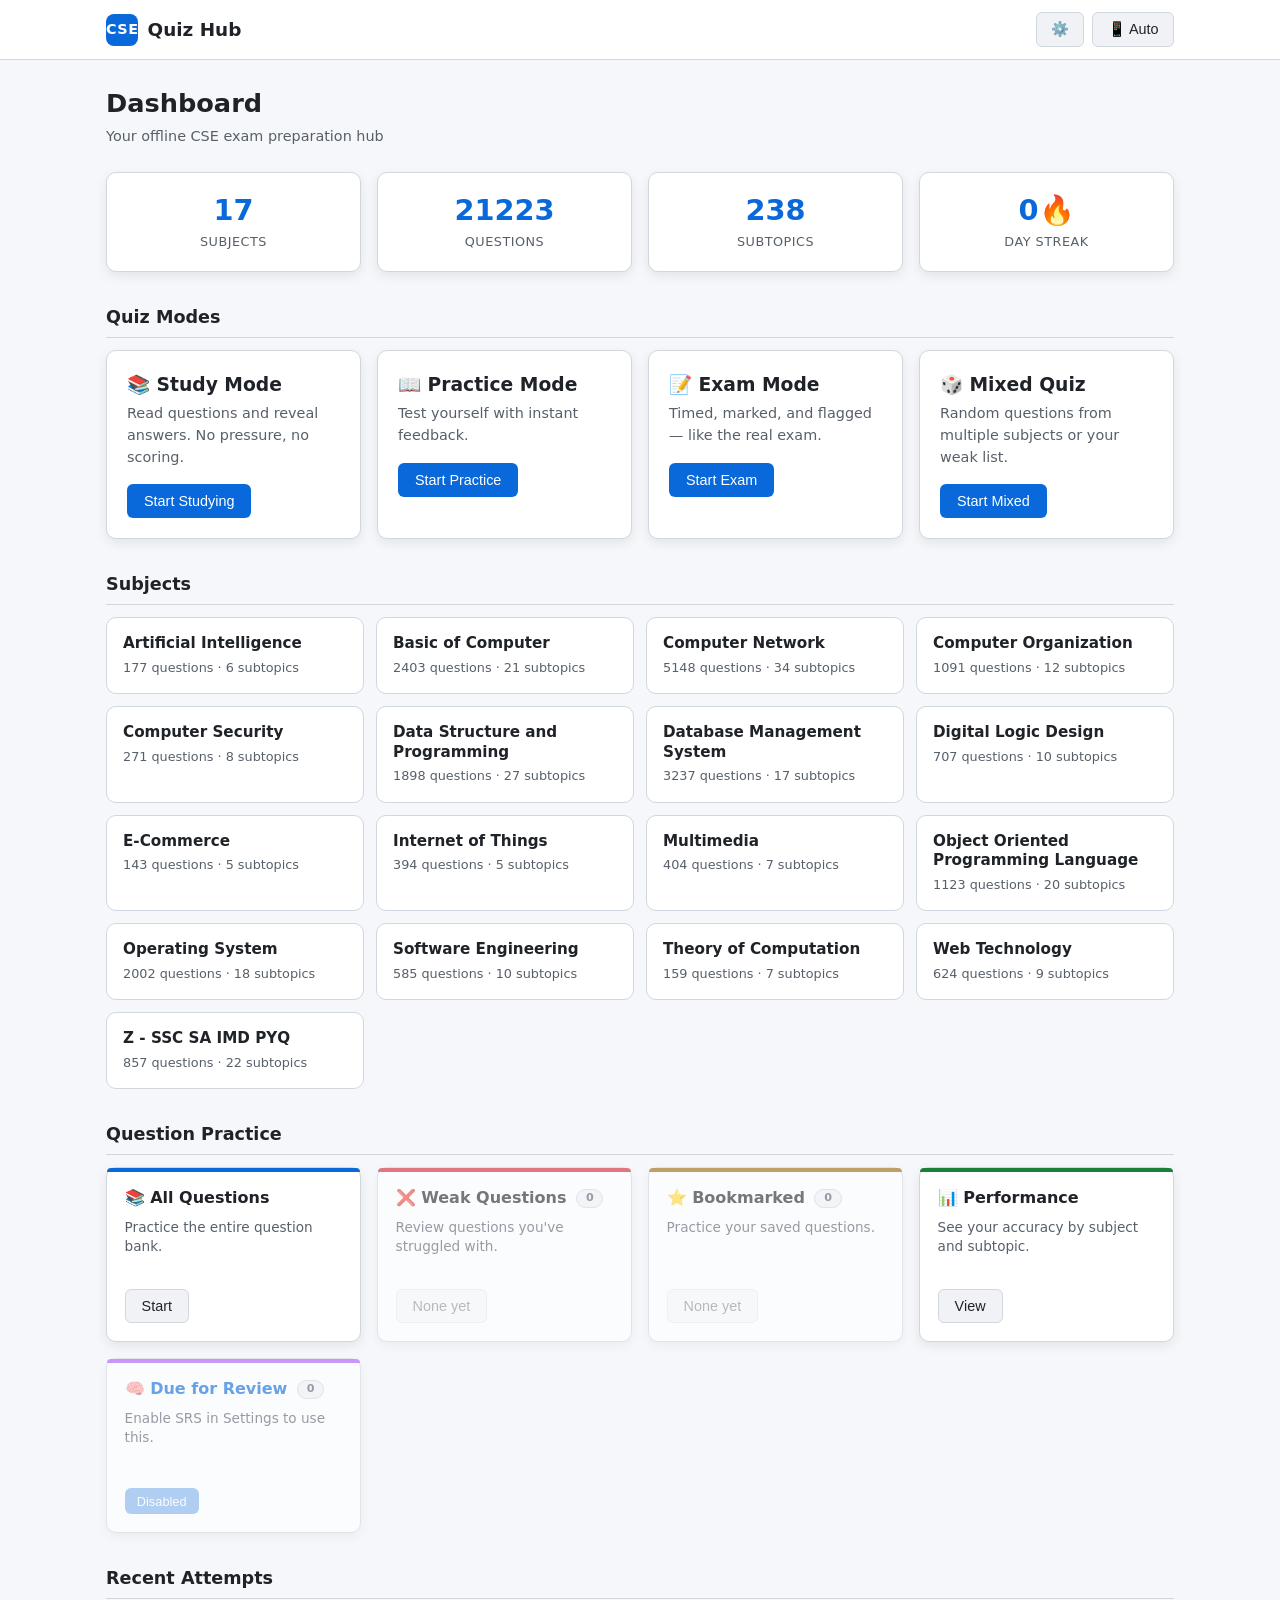
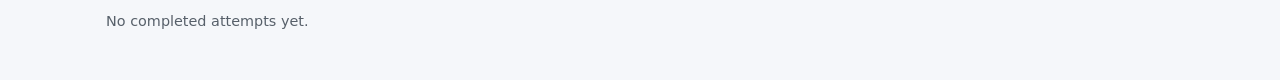
<file: index.html>
<!DOCTYPE html>
<html lang="en" data-theme="dark">
<head>
<meta charset="UTF-8">
<meta name="viewport" content="width=device-width, initial-scale=1, viewport-fit=cover">
<meta name="color-scheme" content="dark light">
<meta name="description" content="Offline CSE exam preparation — practice, exam, review. Works without internet.">
<meta property="og:title" content="CSE Quiz Hub">
<meta property="og:description" content="Offline CSE exam preparation — practice, exam, review.">
<meta property="og:image" content="icons/icon-512.png">
<meta property="og:type" content="website">
<meta name="twitter:card" content="summary_large_image">
<meta name="theme-color" content="#0f1115">

<title>CSE Quiz Hub</title>

<script>
  (function () {
    try {
      var t = localStorage.getItem('cse_quiz_theme');
      if (t !== 'light' && t !== 'dark' && t !== 'system') {
        t = 'system';
      }
      document.documentElement.setAttribute('data-theme', t);
    } catch (e) {
      document.documentElement.setAttribute('data-theme', 'system');
    }
  })();
</script>

<link rel="manifest" href="manifest.webmanifest">
<link rel="icon" type="image/png" href="icons/icon-192.png">
<link rel="apple-touch-icon" href="icons/icon-192.png">
<link rel="icon" type="image/png" href="icons/favicon-96x96.png" sizes="96x96" />
<link rel="stylesheet" href="css/main.css">
</head>
<body>

  <!-- ============ HEADER ============ -->
  <header class="app-header">
    <div class="header-inner">
      <div class="brand">
        <span class="brand-mark">CSE</span>
        <span class="brand-text">Quiz Hub</span>
      </div>
      <div class="header-actions">
        <button id="settings-btn" class="theme-toggle" type="button"
                aria-label="Settings" title="Settings">⚙️</button>
        <button id="theme-toggle" class="theme-toggle" type="button"></button>
      </div>
    </div>
  </header>

  <!-- ============ MAIN APP AREA ============ -->
  <main id="app" class="app-main">
    <div class="loading">Starting…</div>
  </main>

  <!-- ==========================================================
       SCRIPT LOAD ORDER IS IMPORTANT — DO NOT REORDER
       1. Core utilities
       2. Question manager (defines registerQuestionBank)
       3. Question-bank manifest (list of files to load)
       4. App bootstrap (must come last)
       ========================================================== -->
  <!-- Core scripts (order matters) -->
  <script src="js/utils.js"></script>
  <script src="js/modal.js"></script>
  <script src="js/keyboard.js"></script>
  <script src="js/storage.js"></script>
  <script src="js/settings.js"></script>
  <script src="js/ai.js"></script>
  <script src="js/ai-browser.js"></script>
  <script src="js/question-manager.js"></script>

  <!-- User data (bookmarks, wrong questions, history) -->
  <script src="js/bookmarks.js"></script>
  <script src="js/history.js"></script>
  <script src="js/question-stats.js"></script>
  <script src="js/srs.js"></script>
  <script src="js/review.js"></script>

  
  <!-- Question banks — one file per subject. Order here does not matter; each file registers itself. -->
  <script src="questions/basic-computer.js"></script>
  <script src="questions/digital-logic.js"></script>
  <script src="questions/computer-organization.js"></script>
  <script src="questions/iot.js"></script>
  <script src="questions/artificial-intelligence.js"></script>
  <script src="questions/data-structure.js"></script>
  <script src="questions/e-commerce.js"></script>
  <script src="questions/multimedia.js"></script>
  <script src="questions/software-engineering.js"></script>
  <script src="questions/operating-system.js"></script>
  <script src="questions/dbms.js"></script>
  <script src="questions/computer-network.js"></script>
  <script src="questions/web-technology.js"></script>
  <script src="questions/theory-of-computation.js"></script>
  <script src="questions/oop.js"></script>
  <script src="questions/computer-security.js"></script>
  <script src="questions/ssc_imd_sa.js"></script>




  <!-- Feature modules -->
  <script src="js/study.js"></script>
  <script src="js/weak.js"></script>
  <script src="js/mixed.js"></script>
  <script src="js/performance.js"></script>
  <script src="js/practice.js"></script>
  <script src="js/exam.js"></script>



  <!-- App bootstrap (must be last) -->
  <script src="js/app.js"></script>
  
</body>
</html>
</file>
<file: css/main.css>
/* ---------- Theme variables ---------- */
:root {
  --radius: 10px;
  --radius-sm: 6px;
  --font: system-ui, -apple-system, "Segoe UI", Roboto, sans-serif;
  --transition: 0.2s ease;
}

[data-theme="dark"] {
  --bg: #0f1115;
  --surface: #1a1d24;
  --surface-2: #232730;
  --border: #2e3440;
  --text: #e5e9f0;
  --text-muted: #9aa5b1;
  --accent: #4c9aff;
  --correct: #4caf50;
  --wrong: #f44336;
  --flagged: #ffb300;
  --shadow: 0 4px 12px rgba(0, 0, 0, 0.35);
  --accent-tint:  var(--accent-tint);
  --correct-tint: var(--correct-tint);
  --wrong-tint:   var(--wrong-tint);
  --flagged-tint: var(--flagged-tint);
}


/* "system" uses dark by default, flips to light if OS prefers light */
[data-theme="system"] {
  --bg: #0f1115;
  --surface: #1a1d24;
  --surface-2: #232730;
  --border: #2e3440;
  --text: #e5e9f0;
  --text-muted: #9aa5b1;
  --accent: #4c9aff;
  --correct: #4caf50;
  --wrong: #f44336;
  --flagged: #ffb300;
  --shadow: 0 4px 12px rgba(0, 0, 0, 0.35);
  --accent-tint:  rgba(76, 154, 255, 0.15);
  --correct-tint: rgba(76, 175, 80, 0.12);
  --wrong-tint:   rgba(244, 67, 54, 0.12);
  --flagged-tint: rgba(255, 179, 0, 0.15);
}

@media (prefers-color-scheme: light) {
  [data-theme="system"] {
    --bg: #f5f7fa;
    --surface: #ffffff;
    --surface-2: #f0f2f5;
    --border: #d0d7de;
    --text: #1f2328;
    --text-muted: #57606a;
    --accent: #0969da;
    --correct: #1a7f37;
    --wrong: #cf222e;
    --flagged: #9a6700;
    --shadow: 0 4px 12px rgba(0, 0, 0, 0.08);
    --accent-tint:  rgba(9, 105, 218, 0.10);
    --correct-tint: rgba(26, 127, 55, 0.10);
    --wrong-tint:   rgba(207, 34, 46, 0.10);
    --flagged-tint: rgba(154, 103, 0, 0.10);
  }
}





[data-theme="light"] {
  --bg: #f5f7fa;
  --surface: #ffffff;
  --surface-2: #f0f2f5;
  --border: #d0d7de;
  --text: #1f2328;
  --text-muted: #57606a;
  --accent: #0969da;
  --correct: #1a7f37;
  --wrong: #cf222e;
  --flagged: #9a6700;
  --shadow: 0 4px 12px rgba(0, 0, 0, 0.08);
  --accent-tint:  rgba(9, 105, 218, 0.10);
  --correct-tint: rgba(26, 127, 55, 0.10);
  --wrong-tint:   rgba(207, 34, 46, 0.10);
  --flagged-tint: rgba(154, 103, 0, 0.10);
}

/* ---------- Base ---------- */
* { box-sizing: border-box; margin: 0; padding: 0; }

:focus-visible {
  outline: 2px solid var(--accent);
  outline-offset: 2px;
}

html { font-size: 16px; }

body {
  font-family: var(--font);
  background: var(--bg);
  color: var(--text);
  line-height: 1.5;
  min-height: 100vh;
  transition: background var(--transition), color var(--transition);
}

/* ---------- Header ---------- */
.app-header {
  background: var(--surface);
  border-bottom: 1px solid var(--border);
  position: sticky;
  top: 0;
  z-index: 10;
}

.header-inner {
  max-width: 1100px;
  margin: 0 auto;
  padding: 0.75rem 1rem;
  display: flex;
  align-items: center;
  justify-content: space-between;
  gap: 1rem;
}

.brand {
  display: flex;
  align-items: center;
  gap: 0.6rem;
  font-weight: 700;
  font-size: 1.15rem;
}

.brand-mark {
  background: var(--accent);
  color: #fff;
  width: 32px;
  height: 32px;
  border-radius: 8px;
  display: grid;
  place-items: center;
  font-size: 0.9rem;
  letter-spacing: 0.5px;
}

.theme-toggle {
  background: var(--surface-2);
  color: var(--text);
  border: 1px solid var(--border);
  padding: 0.5rem 0.9rem;
  border-radius: var(--radius-sm);
  cursor: pointer;
  font-size: 0.9rem;
  transition: background var(--transition), border var(--transition);
}
.theme-toggle:hover { border-color: var(--accent); }

/* ---------- Main ---------- */
.app-main {
  max-width: 1100px;
  margin: 0 auto;
  padding: 1.5rem 1rem 3rem;
}

.loading {
  text-align: center;
  padding: 3rem 1rem;
  color: var(--text-muted);
}

/* ---------- Dashboard ---------- */
.dashboard-header {
  margin-bottom: 1.5rem;
}
.dashboard-header h1 {
  font-size: 1.6rem;
  margin-bottom: 0.25rem;
}
.text-muted { color: var(--text-muted); font-size: 0.9rem; }

/* Stats */
.stats-grid {
  display: grid;
  grid-template-columns: repeat(auto-fit, minmax(140px, 1fr));
  gap: 1rem;
  margin-bottom: 2rem;
}
.stat-card {
  background: var(--surface);
  border: 1px solid var(--border);
  border-radius: var(--radius);
  padding: 1.25rem 1rem;
  text-align: center;
  box-shadow: var(--shadow);
}
.stat-value {
  display: block;
  font-size: 1.8rem;
  font-weight: 700;
  color: var(--accent);
  line-height: 1.2;
}
.stat-label {
  display: block;
  font-size: 0.8rem;
  color: var(--text-muted);
  text-transform: uppercase;
  letter-spacing: 0.5px;
  margin-top: 0.25rem;
}

/* Section titles */
.section-title {
  font-size: 1.1rem;
  margin: 2rem 0 0.75rem;
  padding-bottom: 0.4rem;
  border-bottom: 1px solid var(--border);
}

/* Mode cards */
.mode-grid {
  display: grid;
  grid-template-columns: repeat(auto-fit, minmax(240px, 1fr));
  gap: 1rem;
}
.mode-card {
  background: var(--surface);
  border: 1px solid var(--border);
  border-radius: var(--radius);
  padding: 1.25rem;
  box-shadow: var(--shadow);
}
.mode-card h3 { margin-bottom: 0.3rem; }
.mode-card p { font-size: 0.9rem; color: var(--text-muted); margin-bottom: 1rem; }

/* Subject cards */
.subject-grid {
  display: grid;
  grid-template-columns: repeat(auto-fill, minmax(220px, 1fr));
  gap: 0.75rem;
}
.subject-card {
  background: var(--surface);
  border: 1px solid var(--border);
  border-radius: var(--radius);
  padding: 1rem;
  cursor: default;
  transition: border-color var(--transition), transform var(--transition);
}
.subject-card:hover {
  border-color: var(--accent);
  transform: translateY(-2px);
}
.subject-card h3 {
  font-size: 0.95rem;
  margin-bottom: 0.25rem;
  line-height: 1.3;
}
.subject-card p { font-size: 0.8rem; }

/* Practice cards */
.practice-grid {
  display: grid;
  grid-template-columns: repeat(auto-fit, minmax(230px, 1fr));
  gap: 1rem;
  margin-top: 0.5rem;
}
.practice-card {
  background: var(--surface);
  border: 1px solid var(--border);
  border-radius: var(--radius);
  padding: 1.25rem 1.1rem 1.1rem;
  box-shadow: var(--shadow);
  display: flex;
  flex-direction: column;
  gap: 0.35rem;
  min-height: 175px;
  position: relative;
  transition: border-color 0.15s, transform 0.12s, box-shadow 0.15s;
}
.practice-card::before {
  content: '';
  position: absolute;
  top: 0;
  left: 0;
  right: 0;
  height: 4px;
  border-radius: var(--radius) var(--radius) 0 0;
  background: var(--border);
}
.practice-card[data-card="all"]::before         { background: var(--accent); }
.practice-card[data-card="weak"]::before        { background: var(--wrong); }
.practice-card[data-card="bookmarks"]::before   { background: var(--flagged); }
.practice-card[data-card="performance"]::before { background: var(--correct); }
.practice-card[data-card="srs"]::before         { background: #a855f7; }

.practice-card:hover:not(.disabled) {
  border-color: var(--accent);
  transform: translateY(-2px);
  box-shadow: 0 6px 18px rgba(0, 0, 0, 0.14);
}
.practice-card h3 {
  font-size: 1rem;
  margin-bottom: 0.2rem;
  line-height: 1.3;
}
.practice-card p {
  font-size: 0.85rem;
  color: var(--text-muted);
  line-height: 1.45;
  margin-bottom: 0.9rem;
  flex: 1 1 auto;
}
.practice-card .btn {
  align-self: flex-start;
  margin-top: auto;
}
.practice-card .btn-link {
  align-self: flex-start;
  margin-top: 0.35rem;
}
.practice-card .count-pill {
  background: var(--surface-2);
  border-color: var(--border);
  color: var(--text-muted);
  font-size: 0.7rem;
}

/* Buttons */
.btn {
  display: inline-block;
  padding: 0.5rem 1rem;
  border-radius: var(--radius-sm);
  border: 1px solid transparent;
  font-size: 0.9rem;
  cursor: pointer;
  transition: opacity var(--transition), background var(--transition);
}
.btn-primary {
  background: var(--accent);
  color: #fff;
}
.btn-secondary {
  background: var(--surface-2);
  color: var(--text);
  border-color: var(--border);
}
.btn:disabled {
  opacity: 0.5;
  cursor: not-allowed;
}

/* Disabled cards get a subtle look */
.disabled { opacity: 0.7; }


/* ---------- Responsive ---------- */
@media (max-width: 900px) {
  .practice-grid { grid-template-columns: repeat(auto-fit, minmax(220px, 1fr)); }
}
@media (max-width: 600px) {
  .header-inner { padding: 0.6rem 0.75rem; }
  .app-main { padding: 1rem 0.75rem 2rem; }
  .stats-grid { grid-template-columns: 1fr 1fr; }
  .stat-value { font-size: 1.5rem; }
  .subject-grid { grid-template-columns: 1fr; }
  .practice-grid { grid-template-columns: 1fr; gap: 0.75rem; }
  .practice-card {
    min-height: 0;
    padding: 1rem 0.95rem 0.95rem;
  }
  .practice-card h3 { font-size: 0.95rem; }
  .practice-card p { font-size: 0.82rem; margin-bottom: 0.7rem; }
}





/* ============================================================
   PRACTICE MODE STYLES
   ============================================================ */

/* ---------- Clickable cards ---------- */
.clickable { cursor: pointer; }
.clickable:focus-visible {
  outline: 2px solid var(--accent);
  outline-offset: 2px;
}

/* ---------- Setup form ---------- */
.practice-setup { max-width: 640px; margin: 0 auto; }

.form-card {
  background: var(--surface);
  border: 1px solid var(--border);
  border-radius: var(--radius);
  padding: 1.5rem;
  box-shadow: var(--shadow);
}

.form-row {
  display: flex;
  flex-direction: column;
  gap: 0.4rem;
  margin-bottom: 1.1rem;
}

.form-row label {
  font-size: 0.9rem;
  font-weight: 600;
  color: var(--text-muted);
}

.form-row select,
.form-row input[type="number"] {
  background: var(--surface-2);
  color: var(--text);
  border: 1px solid var(--border);
  border-radius: var(--radius-sm);
  padding: 0.6rem 0.75rem;
  font-size: 1rem;
  font-family: inherit;
  width: 100%;
}

.form-row select:focus,
.form-row input:focus {
  outline: none;
  border-color: var(--accent);
}

.form-actions {
  display: flex;
  justify-content: flex-end;
  gap: 0.75rem;
  margin-top: 1.5rem;
}

/* ---------- Quiz screen ---------- */
.quiz-screen {
  max-width: 820px;
  margin: 0 auto;
}

.quiz-topbar {
  display: flex;
  align-items: center;
  justify-content: space-between;
  gap: 1rem;
  margin-bottom: 0.75rem;
}

.quiz-progress-text {
  font-size: 0.9rem;
  color: var(--text-muted);
}

.quiz-progress-bar {
  height: 6px;
  background: var(--surface-2);
  border-radius: 999px;
  overflow: hidden;
  margin-bottom: 1rem;
}

.quiz-progress-fill {
  height: 100%;
  background: var(--accent);
  border-radius: 999px;
  transition: width 0.25s ease;
}

.quiz-meta {
  display: flex;
  flex-wrap: wrap;
  gap: 0.5rem;
  margin-bottom: 1rem;
}

.quiz-tag {
  background: var(--surface-2);
  color: var(--text-muted);
  border: 1px solid var(--border);
  border-radius: 999px;
  padding: 0.25rem 0.7rem;
  font-size: 0.75rem;
}

.question-card {
  background: var(--surface);
  border: 1px solid var(--border);
  border-radius: var(--radius);
  padding: 1.5rem;
  box-shadow: var(--shadow);
  margin-bottom: 1rem;
  /* Allow vertical scrolling; horizontal gestures are handled by JS swipe */
  touch-action: pan-y;
}

.question-text {
  font-size: 1.15rem;
  line-height: 1.5;
  margin-bottom: 1.25rem;
    overflow-wrap: anywhere;
}

/* ---------- Options ---------- */
.options-list {
  display: flex;
  flex-direction: column;
  gap: 0.6rem;
}

.option-btn {
  display: flex;
  align-items: center;
  gap: 0.85rem;
  text-align: left;
  background: var(--surface-2);
  color: var(--text);
  border: 1.5px solid var(--border);
  border-radius: var(--radius-sm);
  padding: 0.85rem 1rem;
  font-size: 1rem;
  font-family: inherit;
  cursor: pointer;
  transition: border-color 0.15s, background 0.15s;
  min-height: 52px;
    user-select: none;
  -webkit-user-select: none;
}

.option-btn:hover:not(:disabled) {
  border-color: var(--accent);
}

.option-btn:disabled { cursor: default; }

.option-letter {
  flex: 0 0 32px;
  height: 32px;
  border-radius: 50%;
  background: var(--surface);
  border: 1px solid var(--border);
  display: grid;
  place-items: center;
  font-weight: 600;
  font-size: 0.85rem;
}

.option-text { flex: 1; }

.option-badge {
  font-size: 0.75rem;
  font-weight: 600;
  padding: 0.2rem 0.55rem;
  border-radius: 999px;
  white-space: nowrap;
}

/* Correct state */
.option-correct {
  border-color: var(--correct);
  background: var(--correct-tint);
}
.option-correct .option-letter {
  background: var(--correct);
  color: #fff;
  border-color: var(--correct);
}
.option-correct .option-badge {
  background: var(--correct);
  color: #fff;
}

/* Wrong state */
.option-wrong {
  border-color: var(--wrong);
  background: var(--wrong-tint);
}
.option-wrong .option-letter {
  background: var(--wrong);
  color: #fff;
  border-color: var(--wrong);
}
.option-wrong .option-badge {
  background: var(--wrong);
  color: #fff;
}

/* Muted state */
.option-disabled { opacity: 0.55; }

/* ---------- Feedback box ---------- */
.feedback {
  margin-top: 1.25rem;
  padding: 1rem 1.15rem;
  border-radius: var(--radius-sm);
  border-left: 4px solid var(--border);
  background: var(--surface-2);
}

.feedback-correct { border-left-color: var(--correct); }
.feedback-wrong   { border-left-color: var(--wrong); }

.feedback-title {
  font-weight: 700;
  margin-bottom: 0.4rem;
  font-size: 1rem;
}
.feedback-correct .feedback-title { color: var(--correct); }
.feedback-wrong   .feedback-title { color: var(--wrong); }

.feedback-line {
  font-size: 0.95rem;
  margin-bottom: 0.5rem;
}

.feedback-explanation {
  font-size: 0.9rem;
  color: var(--text-muted);
  line-height: 1.5;
  margin-top: 0.5rem;
  padding-top: 0.6rem;
  border-top: 1px solid var(--border);
}

/* ---------- Quiz navigation ---------- */
.quiz-nav {
  display: flex;
  align-items: center;
  justify-content: space-between;
  gap: 0.75rem;
  flex-wrap: wrap;
}

.quiz-nav-count {
  font-size: 0.85rem;
  color: var(--text-muted);
}

/* ---------- Result screen ---------- */
.result-screen {
  max-width: 820px;
  margin: 0 auto;
}

.result-grid {
  display: grid;
  grid-template-columns: repeat(auto-fit, minmax(130px, 1fr));
  gap: 0.75rem;
  margin-bottom: 1.75rem;
}

.result-stat {
  background: var(--surface);
  border: 1px solid var(--border);
  border-radius: var(--radius);
  padding: 1.25rem 0.75rem;
  text-align: center;
  box-shadow: var(--shadow);
  border-top: 3px solid var(--border);
}

.result-value {
  display: block;
  font-size: 1.7rem;
  font-weight: 700;
  line-height: 1.2;
}
.result-label {
  display: block;
  font-size: 0.75rem;
  color: var(--text-muted);
  text-transform: uppercase;
  letter-spacing: 0.5px;
  margin-top: 0.25rem;
}

.result-correct     { border-top-color: var(--correct); }
.result-correct     .result-value { color: var(--correct); }

.result-wrong       { border-top-color: var(--wrong); }
.result-wrong       .result-value { color: var(--wrong); }

.result-unattempted { border-top-color: var(--text-muted); }
.result-unattempted .result-value { color: var(--text-muted); }

.result-accuracy    { border-top-color: var(--accent); }
.result-accuracy    .result-value { color: var(--accent); }

.result-actions {
  display: flex;
  justify-content: center;
  gap: 0.75rem;
  flex-wrap: wrap;
}

/* ---------- Mobile tweaks ---------- */
@media (max-width: 600px) {
  .question-card { padding: 1.1rem; }
  .question-text { font-size: 1.05rem; }
  .option-btn    { padding: 0.75rem 0.85rem; font-size: 0.95rem; }
  .quiz-nav      { justify-content: center; }
  .quiz-nav-count{ order: 3; width: 100%; text-align: center; }
  .form-actions  { flex-direction: column-reverse; }
  .form-actions .btn { width: 100%; }
}







/* ============================================================
   EXAM MODE
   ============================================================ */

/* Fix for hidden rows (form-row has display:flex by default) */
[hidden] { display: none !important; }

.exam-screen { max-width: 900px; margin: 0 auto; }

/* Topbar + timer */
.exam-topbar {
  display: flex;
  align-items: center;
  justify-content: space-between;
  gap: 0.75rem;
  margin-bottom: 0.75rem;
  flex-wrap: wrap;
}

.exam-timer {
  font-family: ui-monospace, "Courier New", monospace;
  font-size: 1.05rem;
  font-weight: 700;
  padding: 0.4rem 0.8rem;
  border-radius: var(--radius-sm);
  background: var(--surface-2);
  border: 1px solid var(--border);
  color: var(--text);
  letter-spacing: 0.5px;
}
.exam-timer-off { font-family: inherit; font-size: 0.9rem; opacity: 0.7; }
.exam-timer.timer-warning {
  background:   var(--wrong-tint);
  border-color: var(--wrong);
  color: var(--wrong);
  animation: pulse 1s infinite;
}
@keyframes pulse {
  0%, 100% { opacity: 1; }
  50%      { opacity: 0.65; }
}

/* Prev / Flag / Next row */
.exam-controls {
  display: flex;
  justify-content: space-between;
  align-items: center;
  gap: 0.5rem;
  flex-wrap: wrap;
  margin-bottom: 1.5rem;
}

.btn-flag {
  background: var(--surface-2);
  color: var(--text);
  border: 1px solid var(--border);
}
.btn-flag:hover { border-color: var(--flagged); }

.btn-flag-active {
  background: var(--flagged-tint);
  color: var(--flagged);
  border: 1px solid var(--flagged);
  font-weight: 600;
}

/* Selected option in exam (no correctness feedback) */
.option-btn.option-selected {
  border-color: var(--accent);
  background: var(--accent-tint);
}
.option-btn.option-selected .option-letter {
  background: var(--accent);
  color: #fff;
  border-color: var(--accent);
}

/* ---------- Navigator ---------- */
.navigator-section {
  background: var(--surface);
  border: 1px solid var(--border);
  border-radius: var(--radius);
  padding: 1rem 1.25rem 1.25rem;
  box-shadow: var(--shadow);
}

.navigator-legend {
  display: flex;
  flex-wrap: wrap;
  gap: 1rem;
  margin-bottom: 0.85rem;
  font-size: 0.8rem;
  color: var(--text-muted);
}
.navigator-legend span {
  display: inline-flex;
  align-items: center;
  gap: 0.35rem;
}
.nav-dot {
  display: inline-block;
  width: 12px;
  height: 12px;
  border-radius: 3px;
  border: 1px solid var(--border);
}
.nav-dot.nav-answered         { background: var(--correct);  border-color: var(--correct); }
.nav-dot.nav-skipped          { background: var(--wrong);    border-color: var(--wrong); }
.nav-dot.nav-unvisited        { background: var(--surface-2); border-color: var(--border); }
.nav-dot.nav-flagged          { background: var(--flagged);  border-color: var(--flagged); }
.nav-dot.nav-flagged-answered { background: #a855f7;         border-color: #a855f7; }

.navigator-grid {
  display: grid;
  grid-template-columns: repeat(auto-fill, minmax(42px, 1fr));
  gap: 0.5rem;
}

.nav-btn {
  aspect-ratio: 1;
  min-height: 42px;
  background: var(--surface-2);
  color: var(--text);
  border: 1.5px solid var(--border);
  border-radius: var(--radius-sm);
  font-size: 0.9rem;
  font-weight: 600;
  cursor: pointer;
  transition: transform 0.1s, border-color 0.15s;
  font-family: inherit;
}
.nav-btn:hover { border-color: var(--accent); }
.nav-btn.nav-current {
  outline: 3px solid var(--accent);
  outline-offset: 1px;
}

/* Unvisited — neutral */
.nav-btn.nav-unvisited {
  background: var(--surface-2);
  border-color: var(--border);
  color: var(--text-muted);
}

/* Answered — green */
.nav-btn.nav-answered {
  background: var(--correct-tint);
  border-color: var(--correct);
  color: var(--correct);
}

/* Skipped (visited, not answered) — red */
.nav-btn.nav-skipped {
  background: var(--wrong-tint);
  border-color: var(--wrong);
  color: var(--wrong);
}

/* Marked for review (not answered) — amber */
.nav-btn.nav-flagged {
  background: var(--flagged-tint);
  border-color: var(--flagged);
  color: var(--flagged);
}

/* Marked + answered — purple */
.nav-btn.nav-flagged-answered {
  background: rgba(168, 85, 247, 0.16);
  border-color: #a855f7;
  color: #a855f7;
}

/* ---------- Score banner ---------- */
.score-banner {
  background: var(--surface);
  border: 1px solid var(--border);
  border-radius: var(--radius);
  padding: 1.5rem;
  text-align: center;
  box-shadow: var(--shadow);
  margin-bottom: 1.25rem;
}
.score-main { display: flex; flex-direction: column; align-items: center; }
.score-value {
  font-size: 3rem;
  font-weight: 800;
  color: var(--accent);
  line-height: 1;
}
.score-label {
  font-size: 0.85rem;
  text-transform: uppercase;
  letter-spacing: 1px;
  color: var(--text-muted);
  margin-top: 0.4rem;
}

/* ---------- Marks summary ---------- */
.marks-summary {
  background: var(--surface);
  border: 1px solid var(--border);
  border-radius: var(--radius);
  padding: 1rem 1.25rem;
  margin-bottom: 1.5rem;
}
.marks-row {
  display: flex;
  justify-content: space-between;
  align-items: center;
  padding: 0.6rem 0;
  border-bottom: 1px solid var(--border);
  font-size: 0.95rem;
  gap: 1rem;
}
.marks-row:last-child { border-bottom: none; }
.marks-row.marks-total {
  font-size: 1.1rem;
  font-weight: 700;
  padding-top: 0.9rem;
  margin-top: 0.3rem;
  border-top: 2px solid var(--border);
}
.marks-pos { color: var(--correct); }
.marks-neg { color: var(--wrong); }

/* ---------- Review ---------- */
.review-screen { max-width: 900px; margin: 0 auto; }
.review-list {
  display: flex;
  flex-direction: column;
  gap: 1rem;
  margin-bottom: 1.5rem;
}

.review-card {
  background: var(--surface);
  border: 1px solid var(--border);
  border-left-width: 5px;
  border-radius: var(--radius);
  padding: 1.25rem;
  box-shadow: var(--shadow);
}
.review-card.review-correct     { border-left-color: var(--correct); }
.review-card.review-wrong       { border-left-color: var(--wrong); }
.review-card.review-unattempted { border-left-color: var(--text-muted); }

.review-header {
  display: flex;
  justify-content: space-between;
  align-items: center;
  margin-bottom: 0.5rem;
  gap: 0.5rem;
  flex-wrap: wrap;
}
.review-number {
  font-weight: 700;
  font-size: 1rem;
  color: var(--accent);
}
.review-status {
  font-size: 0.78rem;
  font-weight: 700;
  padding: 0.25rem 0.65rem;
  border-radius: 999px;
}
.status-correct     { background: var(--correct-tint);  color: var(--correct); }
.status-wrong       { background:   var(--wrong-tint);  color: var(--wrong); }
.status-unattempted { background: var(--surface-2);          color: var(--text-muted); }

.review-question {
  font-size: 1.02rem;
  line-height: 1.5;
  margin: 0.6rem 0 0.9rem;
  font-weight: 500;
}

.review-options {
  display: flex;
  flex-direction: column;
  gap: 0.4rem;
  margin-bottom: 0.75rem;
}
.review-option {
  display: flex;
  align-items: center;
  gap: 0.75rem;
  padding: 0.65rem 0.9rem;
  border: 1.5px solid var(--border);
  border-radius: var(--radius-sm);
  background: var(--surface-2);
  font-size: 0.95rem;
}
.review-correct-option {
  border-color: var(--correct);
  background: var(--correct-tint);
}
.review-correct-option .option-letter {
  background: var(--correct);
  color: #fff;
  border-color: var(--correct);
}
.review-wrong-option {
  border-color: var(--wrong);
  background: var(--wrong-tint)
}
.review-wrong-option .option-letter {
  background: var(--wrong);
  color: #fff;
  border-color: var(--wrong);
}
.review-option-label {
  font-size: 0.72rem;
  font-weight: 700;
  padding: 0.2rem 0.55rem;
  border-radius: 999px;
  margin-left: auto;
  white-space: nowrap;
}
.label-correct { background: var(--correct); color: #fff; }
.label-wrong   { background: var(--wrong);   color: #fff; }

.review-explanation {
  background: var(--surface-2);
  border-radius: var(--radius-sm);
  padding: 0.75rem 0.9rem;
  font-size: 0.9rem;
  line-height: 1.5;
  color: var(--text-muted);
  border-left: 3px solid var(--accent);
}

/* ---------- Setup form extras ---------- */
.checkbox-label {
  display: flex;
  align-items: center;
  gap: 0.55rem;
  cursor: pointer;
  font-size: 0.95rem;
  font-weight: 600;
  color: var(--text);
  user-select: none;
}
.checkbox-label input[type="checkbox"] {
  width: 18px;
  height: 18px;
  accent-color: var(--accent);
  cursor: pointer;
}

.form-row-split {
  display: grid;
  grid-template-columns: 1fr 1fr;
  gap: 1rem;
  margin-bottom: 1.1rem;
}
.form-row-split > div {
  display: flex;
  flex-direction: column;
  gap: 0.4rem;
}
.form-row-split label {
  font-size: 0.9rem;
  font-weight: 600;
  color: var(--text-muted);
}
.form-row-split input {
  background: var(--surface-2);
  color: var(--text);
  border: 1px solid var(--border);
  border-radius: var(--radius-sm);
  padding: 0.6rem 0.75rem;
  font-size: 1rem;
  font-family: inherit;
  width: 100%;
}
.form-row-split input:focus {
  outline: none;
  border-color: var(--accent);
}

/* ---------- Mobile ---------- */
@media (max-width: 600px) {
  .exam-topbar { flex-wrap: wrap; }
  .exam-topbar .btn { flex: 1; }
  .exam-timer { order: -1; width: 100%; text-align: center; }
  .exam-controls { justify-content: center; }
  .exam-controls .btn { flex: 1; min-width: 90px; }
  .navigator-grid { grid-template-columns: repeat(auto-fill, minmax(38px, 1fr)); }
  .nav-btn { min-height: 38px; font-size: 0.85rem; }
  .score-value { font-size: 2.25rem; }
  .review-card { padding: 1rem; }
  .marks-row { font-size: 0.9rem; }
}
@media (max-width: 500px) {
  .form-row-split { grid-template-columns: 1fr; }
}






/* ============================================================
   BOOKMARKS / WRONG QUESTIONS / HISTORY / ICON BUTTONS
   ============================================================ */

/* ---------- Icon button (bookmark) ---------- */
.btn-icon {
  background: var(--surface-2);
  color: var(--text-muted);
  border: 1px solid var(--border);
  border-radius: var(--radius-sm);
  width: 42px;
  height: 42px;
  display: inline-grid;
  place-items: center;
  cursor: pointer;
  font-size: 1.1rem;
  transition: background 0.15s, border-color 0.15s, color 0.15s, transform 0.1s;
  font-family: inherit;
}
.btn-icon:hover {
  border-color: var(--flagged);
  color: var(--flagged);
}
.btn-icon:active { transform: scale(0.94); }
.btn-icon.active {
  background: var(--flagged-tint);
  border-color: var(--flagged);
  color: var(--flagged);
  box-shadow: 0 0 0 2px var(--flagged-tint);
}
.btn-icon-inline {
  width: 30px;
  height: 30px;
  font-size: 0.95rem;
  margin-left: auto;
}

/* ---------- Quiz topbar info ---------- */
.quiz-topbar-info {
  display: flex;
  flex-direction: column;
  align-items: center;
  gap: 0.15rem;
  flex: 1;
  text-align: center;
}
.quiz-title-tag {
  font-size: 0.75rem;
  color: var(--accent);
  font-weight: 600;
  text-transform: uppercase;
  letter-spacing: 0.5px;
}

/* ---------- Count pill in cards ---------- */
.count-pill {
  display: inline-block;
  background: var(--surface-2);
  color: var(--text-muted);
  border: 1px solid var(--border);
  border-radius: 999px;
  padding: 0.05rem 0.55rem;
  font-size: 0.72rem;
  font-weight: 700;
  vertical-align: middle;
  margin-left: 0.25rem;
}

/* ---------- Practice card state ---------- */
.practice-card.disabled {
  opacity: 0.6;
  cursor: not-allowed;
}
.practice-card.disabled:hover {
  border-color: var(--border);
  transform: none;
  box-shadow: var(--shadow);
}

/* Small button + link button */
.btn-sm {
  padding: 0.3rem 0.7rem;
  font-size: 0.8rem;
}
.btn-link {
  background: none;
  border: none;
  color: var(--text-muted);
  padding: 0;
  cursor: pointer;
  text-decoration: underline;
  font-size: 0.8rem;
}
.btn-link:hover { color: var(--wrong); }

/* ---------- History ---------- */
.history-list {
  display: flex;
  flex-direction: column;
  gap: 0.5rem;
  margin-bottom: 0.75rem;
}
.history-row {
  display: grid;
  grid-template-columns: auto 1fr auto auto;
  align-items: center;
  gap: 0.75rem;
  background: var(--surface);
  border: 1px solid var(--border);
  border-radius: var(--radius-sm);
  padding: 0.65rem 0.9rem;
  font-size: 0.9rem;
}
.history-badge {
  display: inline-block;
  padding: 0.15rem 0.55rem;
  border-radius: 999px;
  font-size: 0.7rem;
  font-weight: 700;
  text-transform: uppercase;
  letter-spacing: 0.5px;
}
.history-practice { background: var(--accent-tint); color: var(--accent); }
.history-exam     { background: var(--flagged-tint);  color: var(--flagged); }

.history-title {
  font-weight: 500;
  overflow: hidden;
  text-overflow: ellipsis;
  white-space: nowrap;
}
.history-meta { font-size: 0.85rem; white-space: nowrap; }
.history-date { font-size: 0.78rem; white-space: nowrap; }

.history-clear-wrap { text-align: right; margin-top: 0.25rem; }

/* ---------- Mobile ---------- */
@media (max-width: 600px) {
  .history-row {
    grid-template-columns: auto 1fr auto;
    gap: 0.5rem;
    font-size: 0.85rem;
  }
  .history-date {
    grid-column: 2 / 4;
    font-size: 0.72rem;
  }
  .btn-icon { width: 40px; height: 40px; }
  .btn-icon-inline { width: 28px; height: 28px; }
}







/* ============================================================
   SETTINGS SCREEN
   ============================================================ */

.header-actions {
  display: flex;
  align-items: center;
  gap: 0.5rem;
}

.settings-screen {
  max-width: 820px;
  margin: 0 auto;
}

.settings-section {
  background: var(--surface);
  border: 1px solid var(--border);
  border-radius: var(--radius);
  padding: 0 1.25rem 0.5rem;
  margin-bottom: 1.25rem;
  box-shadow: var(--shadow);
}

.settings-section .section-title {
  margin-top: 1.1rem;
  margin-bottom: 0.5rem;
  padding-bottom: 0.5rem;
}

.setting-row {
  display: flex;
  align-items: center;
  justify-content: space-between;
  gap: 1rem;
  padding: 0.9rem 0;
  border-bottom: 1px solid var(--border);
}
.setting-row:last-child { border-bottom: none; }

.setting-label {
  display: flex;
  flex-direction: column;
  gap: 0.15rem;
  flex: 1;
  min-width: 0;
}
.setting-label strong {
  font-size: 0.95rem;
  font-weight: 600;
}
.setting-label small {
  font-size: 0.8rem;
  line-height: 1.4;
}

.setting-control {
  display: flex;
  align-items: center;
  gap: 0.5rem;
  flex-shrink: 0;
}

.setting-control input[type="number"] {
  background: var(--surface-2);
  color: var(--text);
  border: 1px solid var(--border);
  border-radius: var(--radius-sm);
  padding: 0.5rem 0.7rem;
  font-size: 0.95rem;
  font-family: inherit;
  width: 90px;
  text-align: right;
}
.setting-control input[type="number"]:focus {
  outline: none;
  border-color: var(--accent);
}

/* ---------- Toggle switch ---------- */
.switch {
  position: relative;
  display: inline-block;
  width: 46px;
  height: 26px;
  cursor: pointer;
}
.switch input {
  opacity: 0;
  width: 0;
  height: 0;
}
.switch-slider {
  position: absolute;
  inset: 0;
  background: var(--surface-2);
  border: 1px solid var(--border);
  border-radius: 999px;
  transition: 0.2s;
}
.switch-slider::before {
  content: '';
  position: absolute;
  height: 18px;
  width: 18px;
  left: 3px;
  top: 3px;
  background: var(--text-muted);
  border-radius: 50%;
  transition: 0.2s;
}
.switch input:checked + .switch-slider {
  background: var(--accent);
  border-color: var(--accent);
}
.switch input:checked + .switch-slider::before {
  transform: translateX(20px);
  background: #fff;
}

/* ---------- Danger row ---------- */
.setting-row-danger {
  border-top: 1px solid var(--border);
  margin-top: 0.5rem;
  padding-top: 1rem;
}
.setting-row-danger .setting-label strong { color: var(--wrong); }

.btn-danger {
  background: transparent;
  color: var(--wrong);
  border: 1px solid var(--wrong);
}
.btn-danger:hover {
  background: var(--wrong-tint);
}

/* ---------- Save row ---------- */
.settings-save {
  display: flex;
  align-items: center;
  gap: 0.75rem;
  padding: 1rem 0 0.75rem;
  border-top: 1px solid var(--border);
  margin-top: 0.5rem;
}
#set-save-msg {
  font-size: 0.85rem;
  color: var(--correct);
  font-weight: 600;
}

/* ---------- Mobile ---------- */
@media (max-width: 600px) {
  .setting-row {
    flex-direction: column;
    align-items: flex-start;
    gap: 0.6rem;
  }
  .setting-control { width: 100%; }
  .setting-control input[type="number"] {
    width: 100%;
    text-align: left;
  }
  .settings-section { padding: 0 1rem 0.5rem; }
  .settings-save { flex-direction: column; align-items: stretch; }
  .settings-save .btn { width: 100%; }
}




/* ============================================================
   CLEAR SELECTION (EXAM MODE)
   ============================================================ */

.clear-selection-wrap {
  display: flex;
  justify-content: flex-end;
  margin-top: 0.85rem;
  padding-top: 0.85rem;
  border-top: 1px dashed var(--border);
}

.btn-clear-selection {
  background: transparent;
  color: var(--text-muted);
  border: 1px solid var(--border);
  border-radius: var(--radius-sm);
  padding: 0.4rem 0.85rem;
  font-size: 0.85rem;
  font-family: inherit;
  cursor: pointer;
  transition: color 0.15s, border-color 0.15s, background 0.15s;
}
.btn-clear-selection:hover {
  color: var(--wrong);
  border-color: var(--wrong);
  background:   var(--wrong-tint);
}
.btn-clear-selection:active {
  transform: scale(0.97);
}

@media (max-width: 600px) {
  .clear-selection-wrap { justify-content: center; }
  .btn-clear-selection { width: 100%; }
}



/* ============================================================
   KEYBOARD HINT (QUIZ SCREENS)
   ============================================================ */

.keyboard-hint {
  display: flex;
  flex-wrap: wrap;
  align-items: center;
  justify-content: center;
  gap: 0.35rem;
  margin-top: 1rem;
  padding: 0.55rem 0.75rem;
  background: var(--surface-2);
  border: 1px solid var(--border);
  border-radius: var(--radius-sm);
  font-size: 0.75rem;
  color: var(--text-muted);
}

.keyboard-hint .key {
  display: inline-block;
  background: var(--surface);
  border: 1px solid var(--border);
  border-bottom-width: 2px;
  border-radius: 4px;
  padding: 0.1rem 0.4rem;
  font-family: ui-monospace, "Courier New", monospace;
  font-size: 0.72rem;
  color: var(--text);
  line-height: 1.3;
  min-width: 22px;
  text-align: center;
}

/* Hide keyboard hints on touch-first devices */
@media (hover: none) {
  .keyboard-hint { display: none; }
}


/* Respect users who prefer reduced motion */
@media (prefers-reduced-motion: reduce) {
  *, *::before, *::after {
    animation-duration: 0.01ms !important;
    animation-iteration-count: 1 !important;
    transition-duration: 0.01ms !important;
  }
}




/* Resume-in-progress banner */
.resume-banner {
  display: flex;
  align-items: center;
  justify-content: space-between;
  gap: 1rem;
  flex-wrap: wrap;
  background: var(--surface);
  border: 1px solid var(--accent);
  border-left-width: 4px;
  border-radius: var(--radius);
  padding: 0.9rem 1.1rem;
  margin-bottom: 1.5rem;
  box-shadow: var(--shadow);
}
.resume-banner strong {
  color: var(--accent);
  font-size: 1rem;
}
.resume-actions {
  display: flex;
  gap: 0.5rem;
  flex-wrap: wrap;
}
@media (max-width: 500px) {
  .resume-banner { flex-direction: column; align-items: stretch; }
  .resume-actions { justify-content: flex-end; }
}





/* Study Mode — Show Answer wrapper */
.study-reveal-wrap {
  display: flex;
  justify-content: center;
  margin-top: 1.25rem;
  padding-top: 1.25rem;
  border-top: 1px dashed var(--border);
}
.study-reveal-wrap .btn {
  min-width: 180px;
  padding: 0.7rem 1.4rem;
  font-size: 1rem;
}


/* ============================================================
   WEAK QUESTIONS SCREEN
   ============================================================ */
.weak-categories {
  display: grid;
  grid-template-columns: repeat(auto-fit, minmax(200px, 1fr));
  gap: 1rem;
  margin-bottom: 1.5rem;
}
.weak-cat {
  background: var(--surface);
  border: 1px solid var(--border);
  border-radius: var(--radius);
  padding: 1.25rem;
  box-shadow: var(--shadow);
  display: flex;
  flex-direction: column;
  gap: 0.4rem;
  border-top-width: 4px;
}
.weak-cat-frequent { border-top-color: var(--wrong); }
.weak-cat-repeated { border-top-color: var(--flagged); }
.weak-cat-once     { border-top-color: var(--text-muted); }

.weak-cat-header {
  display: flex;
  justify-content: space-between;
  align-items: center;
  gap: 0.5rem;
}
.weak-cat-label {
  font-weight: 700;
  font-size: 0.9rem;
}
.weak-cat-count {
  font-size: 1.5rem;
  font-weight: 800;
  color: var(--accent);
  line-height: 1;
}
.weak-cat p { margin: 0 0 0.4rem; font-size: 0.8rem; }
.weak-cat .btn { align-self: flex-start; margin-top: auto; }

.weak-all-wrap {
  display: flex;
  justify-content: center;
  margin-bottom: 2rem;
}
.weak-all-wrap .btn {
  min-width: 280px;
  padding: 0.8rem 1.6rem;
  font-size: 1rem;
}

.weak-subject-list {
  display: flex;
  flex-direction: column;
  gap: 0.5rem;
  margin-bottom: 1.5rem;
}
.weak-subject-row {
  display: flex;
  align-items: center;
  justify-content: space-between;
  gap: 1rem;
  padding: 0.75rem 1rem;
  background: var(--surface);
  border: 1px solid var(--border);
  border-radius: var(--radius-sm);
}
.weak-subject-name {
  font-weight: 600;
  font-size: 0.95rem;
}
.weak-subject-counts {
  display: flex;
  align-items: center;
  gap: 0.4rem;
  font-size: 0.85rem;
  color: var(--text-muted);
}
.weak-subject-counts strong {
  color: var(--text);
  font-size: 1rem;
}
.weak-pill-frequent {
  background: var(--wrong-tint) !important;
  color: var(--wrong) !important;
  border-color: var(--wrong) !important;
}
.weak-pill-repeated {
  background: var(--flagged-tint) !important;
  color: var(--flagged) !important;
  border-color: var(--flagged) !important;
}

@media (max-width: 500px) {
  .weak-cat-header { flex-direction: column; align-items: flex-start; }
  .weak-cat-count { font-size: 1.25rem; }
  .weak-subject-row { flex-direction: column; align-items: flex-start; gap: 0.4rem; }
  .weak-all-wrap .btn { min-width: 100%; }
}


/* ============================================================
   PERFORMANCE SCREEN
   ============================================================ */
.performance-screen { max-width: 820px; margin: 0 auto; }

.perf-list { display: flex; flex-direction: column; gap: 0.75rem; margin-bottom: 1.5rem; }

.perf-row {
  background: var(--surface);
  border: 1px solid var(--border);
  border-radius: var(--radius);
  padding: 1rem 1.15rem;
  box-shadow: var(--shadow);
  transition: border-color 0.15s, transform 0.1s;
}
.perf-row:hover { border-color: var(--accent); transform: translateY(-1px); }
.perf-row:focus-visible { outline: 2px solid var(--accent); outline-offset: 2px; }

.perf-row-header {
  display: flex;
  justify-content: space-between;
  align-items: baseline;
  gap: 0.5rem;
  margin-bottom: 0.55rem;
}
.perf-subject { font-weight: 700; font-size: 1rem; }
.perf-pct { font-weight: 800; font-size: 1.1rem; }
.perf-pct.perf-good, .perf-area-pct.perf-good { color: var(--correct); }
.perf-pct.perf-ok,   .perf-area-pct.perf-ok   { color: var(--accent); }
.perf-pct.perf-low,  .perf-area-pct.perf-low  { color: var(--wrong); }

.perf-bar {
  height: 8px;
  background: var(--surface-2);
  border-radius: 999px;
  overflow: hidden;
  margin-bottom: 0.5rem;
}
.perf-bar-fill {
  height: 100%;
  border-radius: 999px;
  transition: width 0.3s ease;
}
.perf-bar-fill.perf-good { background: var(--correct); }
.perf-bar-fill.perf-ok   { background: var(--accent); }
.perf-bar-fill.perf-low  { background: var(--wrong); }

.perf-row-meta {
  display: flex;
  gap: 0.35rem;
  font-size: 0.8rem;
  color: var(--text-muted);
  flex-wrap: wrap;
}
.perf-row-meta .perf-correct { color: var(--correct); }
.perf-row-meta .perf-wrong   { color: var(--wrong); }

/* Subject detail hero */
.perf-hero {
  background: var(--surface);
  border: 1px solid var(--border);
  border-radius: var(--radius);
  padding: 1.5rem;
  box-shadow: var(--shadow);
  margin-bottom: 1.25rem;
}
.perf-hero-main {
  display: flex;
  flex-direction: column;
  align-items: center;
  margin-bottom: 1rem;
}
.perf-hero-value {
  font-size: 3rem;
  font-weight: 800;
  line-height: 1;
}
.perf-hero-value.perf-good { color: var(--correct); }
.perf-hero-value.perf-ok   { color: var(--accent); }
.perf-hero-value.perf-low  { color: var(--wrong); }
.perf-hero-label {
  font-size: 0.8rem;
  text-transform: uppercase;
  letter-spacing: 1px;
  color: var(--text-muted);
  margin-top: 0.4rem;
}
.perf-hero-bar {
  height: 10px;
  background: var(--surface-2);
  border-radius: 999px;
  overflow: hidden;
  margin-bottom: 1.25rem;
}
.perf-hero-stats {
  display: grid;
  grid-template-columns: repeat(4, 1fr);
  gap: 0.75rem;
  text-align: center;
}
.perf-hero-stats > div {
  display: flex;
  flex-direction: column;
  gap: 0.15rem;
}
.perf-hero-stats strong { font-size: 1.15rem; font-weight: 700; }
.perf-hero-stats span {
  font-size: 0.72rem;
  color: var(--text-muted);
  text-transform: uppercase;
  letter-spacing: 0.5px;
}
.perf-hero-stats .perf-correct { color: var(--correct); }
.perf-hero-stats .perf-wrong   { color: var(--wrong); }

/* Weak callout */
.perf-callout {
  display: flex;
  align-items: center;
  justify-content: space-between;
  gap: 1rem;
  flex-wrap: wrap;
  background: var(--surface);
  border: 1px solid var(--border);
  border-left: 4px solid var(--flagged);
  border-radius: var(--radius);
  padding: 0.9rem 1.1rem;
  margin-bottom: 1.5rem;
  font-size: 0.95rem;
}
.perf-callout strong { color: var(--flagged); }

/* Area rows (weakest / strongest) */
.perf-area-list {
  display: flex;
  flex-direction: column;
  gap: 0.6rem;
  margin-bottom: 1.5rem;
}
.perf-area-row {
  display: grid;
  grid-template-columns: 1fr 2fr auto;
  align-items: center;
  gap: 0.75rem;
  padding: 0.55rem 0;
}
.perf-area-name { font-size: 0.9rem; font-weight: 500; }
.perf-area-bar {
  height: 6px;
  background: var(--surface-2);
  border-radius: 999px;
  overflow: hidden;
}
.perf-area-pct {
  font-weight: 700;
  font-size: 0.9rem;
  min-width: 42px;
  text-align: right;
}

@media (max-width: 500px) {
  .perf-hero-stats { grid-template-columns: repeat(2, 1fr); gap: 1rem; }
  .perf-hero-value { font-size: 2.5rem; }
  .perf-area-row { grid-template-columns: 1fr auto; grid-template-areas: "name pct" "bar bar"; }
  .perf-area-name { grid-area: name; }
  .perf-area-bar  { grid-area: bar; }
  .perf-area-pct  { grid-area: pct; }
}



/* ============================================================
   MIXED QUIZ SETUP
   ============================================================ */
.mixed-setup .form-card { max-width: 640px; }

.radio-list {
  display: flex;
  flex-direction: column;
  gap: 0.5rem;
}
.radio-label {
  display: flex;
  align-items: center;
  gap: 0.55rem;
  padding: 0.6rem 0.85rem;
  background: var(--surface-2);
  border: 1px solid var(--border);
  border-radius: var(--radius-sm);
  cursor: pointer;
  font-size: 0.95rem;
  transition: border-color 0.15s, background 0.15s;
  user-select: none;
}
.radio-label:hover { border-color: var(--accent); }
.radio-label input[type="radio"] {
  width: 18px;
  height: 18px;
  accent-color: var(--accent);
  cursor: pointer;
  flex-shrink: 0;
}
.radio-label input[type="radio"]:checked ~ span { font-weight: 600; }
.radio-label:has(input:checked) {
  border-color: var(--accent);
  background: var(--accent-tint);
}
.radio-label:has(input:disabled) {
  opacity: 0.5;
  cursor: not-allowed;
}

.mixed-subject-list {
  display: grid;
  grid-template-columns: repeat(auto-fill, minmax(200px, 1fr));
  gap: 0.4rem;
  max-height: 260px;
  overflow-y: auto;
  padding: 0.5rem;
  background: var(--surface-2);
  border: 1px solid var(--border);
  border-radius: var(--radius-sm);
}
.mixed-subject-item {
  font-size: 0.85rem;
  font-weight: 500;
  padding: 0.4rem 0.5rem;
  border-radius: 4px;
  transition: background 0.15s;
}
.mixed-subject-item:hover { background: var(--surface); }
.mixed-subject-item input[type="checkbox"] {
  width: 16px;
  height: 16px;
}

.mixed-subject-actions {
  display: flex;
  gap: 1rem;
  margin-top: 0.5rem;
}
.mixed-subject-actions .btn-link {
  font-size: 0.8rem;
  color: var(--accent);
}
.mixed-subject-actions .btn-link:hover { color: var(--accent); }

@media (max-width: 500px) {
  .mixed-subject-list { grid-template-columns: 1fr; max-height: 220px; }
}



/* Right-align count inside mixed subject checkbox */
.mixed-subject-item > span {
  flex: 1;
  display: flex;
  justify-content: space-between;
  align-items: center;
  gap: 0.4rem;
}


/* Question ID pill */
.quiz-tag-id {
  font-family: ui-monospace, "Courier New", monospace;
  font-size: 0.7rem;
  background: var(--surface);
  color: var(--text-muted);
  border-style: dashed;
  letter-spacing: 0.3px;
}



/* ============================================================
   REVIEW FILTERS + SCROLL BUTTONS
   ============================================================ */
.review-filters {
  display: flex;
  flex-wrap: wrap;
  gap: 0.5rem;
  margin-bottom: 1.25rem;
  padding: 0.6rem;
  background: var(--surface);
  border: 1px solid var(--border);
  border-radius: var(--radius);
  box-shadow: var(--shadow);
  position: sticky;
  top: 60px;
  z-index: 5;
}
.review-filter-btn {
  display: inline-flex;
  align-items: center;
  gap: 0.4rem;
  background: var(--surface-2);
  color: var(--text-muted);
  border: 1px solid var(--border);
  border-radius: 999px;
  padding: 0.45rem 0.9rem;
  font-size: 0.85rem;
  font-weight: 600;
  font-family: inherit;
  cursor: pointer;
  transition: background 0.15s, color 0.15s, border-color 0.15s;
  user-select: none;
}
.review-filter-btn:hover { border-color: var(--accent); color: var(--text); }
.review-filter-btn.active {
  background: var(--accent);
  color: #fff;
  border-color: var(--accent);
}
.review-filter-btn.active .count-pill {
  background: rgba(255, 255, 255, 0.25);
  border-color: transparent;
  color: #fff;
}
.review-filter-btn .count-pill {
  background: var(--surface);
  border-color: var(--border);
  color: inherit;
  font-size: 0.7rem;
  padding: 0 0.5rem;
}

.review-empty {
  text-align: center;
  padding: 3rem 1rem;
  color: var(--text-muted);
  font-size: 0.95rem;
}

/* Floating scroll buttons */
.scroll-fabs {
  position: fixed;
  right: 1rem;
  bottom: 1.25rem;
  display: flex;
  flex-direction: column;
  gap: 0.5rem;
  z-index: 20;
  pointer-events: none;
}
.scroll-fab {
  width: 44px;
  height: 44px;
  border-radius: 50%;
  background: var(--accent);
  color: #fff;
  border: none;
  box-shadow: var(--shadow);
  font-size: 1.25rem;
  font-weight: 700;
  cursor: pointer;
  display: grid;
  place-items: center;
  pointer-events: auto;
  transition: transform 0.15s, opacity 0.15s;
  font-family: inherit;
  line-height: 1;
}
.scroll-fab:hover { transform: scale(1.08); }
.scroll-fab:active { transform: scale(0.94); }

@media (max-width: 600px) {
  .review-filters {
    top: 56px;
    padding: 0.5rem;
    gap: 0.35rem;
    overflow-x: auto;
    flex-wrap: nowrap;
    -webkit-overflow-scrolling: touch;
  }
  .review-filter-btn {
    flex-shrink: 0;
    padding: 0.4rem 0.75rem;
    font-size: 0.8rem;
  }
  .scroll-fabs { right: 0.75rem; bottom: 0.75rem; }
  .scroll-fab { width: 40px; height: 40px; font-size: 1.1rem; }
}


/* ============================================================
   AI SETTINGS
   ============================================================ */
.ai-key-control {
  display: flex;
  flex-direction: column;
  gap: 0.5rem;
  width: 100%;
}
.ai-key-masked {
  display: flex;
  align-items: center;
  gap: 0.6rem;
  flex-wrap: wrap;
}
.ai-key-masked code {
  font-family: ui-monospace, "Courier New", monospace;
  font-size: 0.9rem;
  background: var(--surface-2);
  border: 1px solid var(--border);
  border-radius: var(--radius-sm);
  padding: 0.45rem 0.7rem;
  color: var(--text-muted);
  letter-spacing: 0.5px;
}
.ai-key-input-wrap {
  display: flex;
  gap: 0.5rem;
  flex-wrap: wrap;
  align-items: center;
}
.ai-key-input-wrap input {
  flex: 1;
  min-width: 200px;
  background: var(--surface-2);
  color: var(--text);
  border: 1px solid var(--border);
  border-radius: var(--radius-sm);
  padding: 0.6rem 0.75rem;
  font-size: 0.95rem;
  font-family: ui-monospace, "Courier New", monospace;
}
.ai-key-input-wrap input:focus {
  outline: none;
  border-color: var(--accent);
}
.ai-key-actions {
  display: flex;
  gap: 0.5rem;
  flex-wrap: wrap;
}
.ai-status {
  font-size: 0.8rem;
  margin-top: 0.25rem;
  min-height: 1.2em;
}

/* A setting row where content stacks vertically (for AI key) */
.setting-row-column {
  flex-direction: column;
  align-items: flex-start;
  gap: 0.6rem;
}

@media (max-width: 600px) {
  .ai-key-input-wrap input { min-width: 100%; }
  .ai-key-input-wrap { flex-direction: column; align-items: stretch; }
}



/* AI settings — compact button row inside masked view */
.ai-key-masked .btn-sm {
  padding: 0.35rem 0.7rem;
  font-size: 0.8rem;
}



/* ============================================================
   AI PANEL (Practice / Study / Review)
   ============================================================ */
.ai-section {
  margin-top: 1.25rem;
  padding-top: 1.25rem;
  border-top: 1px dashed var(--border);
}

/* The "Explain with AI" button */
.btn-ai {
  background: linear-gradient(135deg, var(--accent), color-mix(in srgb, var(--accent) 60%, #a855f7));
  color: #fff;
  border: none;
  padding: 0.7rem 1.3rem;
  border-radius: var(--radius-sm);
  font-size: 0.95rem;
  font-weight: 600;
  cursor: pointer;
  display: inline-flex;
  align-items: center;
  gap: 0.5rem;
  font-family: inherit;
  transition: transform 0.1s, opacity 0.15s;
}
.btn-ai:hover { opacity: 0.92; }
.btn-ai:active { transform: scale(0.97); }
.btn-ai:disabled { opacity: 0.6; cursor: wait; }
.btn-ai:focus-visible { outline: 2px solid var(--accent); outline-offset: 2px; }

/* Panel */
.ai-panel {
  margin-top: 1rem;
  background: var(--surface);
  border: 1px solid var(--border);
  border-radius: var(--radius);
  box-shadow: var(--shadow);
  overflow: hidden;
}
.ai-panel-error {
  border-color: var(--wrong);
  border-left-width: 4px;
  padding: 1rem 1.1rem;
}

.ai-panel-header {
  display: flex;
  align-items: center;
  flex-wrap: wrap;
  gap: 0.5rem;
  padding: 0.75rem 1rem;
  background: var(--surface-2);
  border-bottom: 1px solid var(--border);
}
.ai-panel-title {
  font-weight: 700;
  font-size: 0.95rem;
  color: var(--text);
}
.ai-panel-badge {
  font-size: 0.7rem;
  padding: 0.2rem 0.55rem;
  border-radius: 999px;
  background: var(--accent-tint);
  color: var(--accent);
  font-weight: 600;
  white-space: nowrap;
}
.ai-panel-actions {
  margin-left: auto;
  display: flex;
  gap: 0.4rem;
  flex-wrap: wrap;
}
.ai-panel-actions .btn-sm {
  padding: 0.3rem 0.65rem;
  font-size: 0.75rem;
}

/* Body — styled markdown output */
.ai-panel-body {
  padding: 1rem 1.15rem 1.25rem;
  font-size: 0.95rem;
  line-height: 1.6;
  color: var(--text);
  overflow-wrap: anywhere;
  word-break: break-word;
}
.ai-panel-body h3 {
  font-size: 1rem;
  font-weight: 700;
  margin: 1rem 0 0.5rem;
  padding-bottom: 0.3rem;
  border-bottom: 1px solid var(--border);
  color: var(--text);
}
.ai-panel-body h3:first-child { margin-top: 0; }
.ai-panel-body h4 {
  font-size: 0.92rem;
  font-weight: 700;
  margin: 0.85rem 0 0.3rem;
  color: var(--accent);
}
.ai-panel-body p { margin: 0.35rem 0; }
.ai-panel-body ul {
  margin: 0.4rem 0 0.6rem;
  padding-left: 1.25rem;
}
.ai-panel-body li { margin: 0.2rem 0; }
.ai-panel-body strong { color: var(--text); font-weight: 700; }
.ai-panel-body code {
  background: var(--surface-2);
  border: 1px solid var(--border);
  border-radius: 4px;
  padding: 0.05rem 0.35rem;
  font-family: ui-monospace, "Courier New", monospace;
  font-size: 0.85em;
}

/* Loading + Error */
.ai-loading {
  padding: 0.75rem 1rem;
  color: var(--text-muted);
  font-size: 0.9rem;
  display: flex;
  align-items: center;
  gap: 0.5rem;
}
.ai-error {
  color: var(--wrong);
  font-size: 0.9rem;
  margin-bottom: 0.6rem;
  line-height: 1.5;
}

@media (max-width: 600px) {
  .ai-panel-actions { width: 100%; margin-left: 0; justify-content: flex-end; }
  .ai-panel-header { padding: 0.6rem 0.85rem; }
  .ai-panel-body { padding: 0.85rem 0.95rem 1rem; font-size: 0.9rem; }
  .btn-ai { width: 100%; justify-content: center; }
}



/* ============================================================
   SRS Settings
   ============================================================ */
#srs-due-pill {
  background: var(--accent-tint);
  color: var(--accent);
  border-color: var(--accent);
  font-size: 0.9rem;
  padding: 0.3rem 0.9rem;
  font-weight: 700;
}



/* ============================================================
   SRS — Next review badge in Review Session feedback
   ============================================================ */
.srs-next {
  display: inline-flex;
  align-items: center;
  gap: 0.4rem;
  margin: 0.5rem 0;
  padding: 0.4rem 0.85rem;
  background: var(--accent-tint);
  color: var(--accent);
  border: 1px solid var(--accent);
  border-radius: 999px;
  font-size: 0.85rem;
}
.srs-next-label {
  font-weight: 600;
}
.srs-next strong {
  font-weight: 700;
  color: var(--accent);
}

/* SRS dashboard card accent */
#card-srs h3 { color: var(--accent); }
#card-srs:not(.disabled) {
  border-left: 4px solid var(--accent);
}


/* ============================================================
   SRS tag on question screens
   ============================================================ */
.quiz-tag-srs {
  background: var(--accent-tint);
  color: var(--accent);
  border-color: var(--accent);
  font-weight: 600;
}




/* ============================================================
   AI EXPLANATIONS BROWSER
   ============================================================ */
.aib-screen { max-width: 820px; margin: 0 auto; }

.aib-search-wrap {
  margin-bottom: 1.25rem;
  display: flex;
  flex-direction: column;
  gap: 0.35rem;
}
.aib-search {
  width: 100%;
  background: var(--surface-2);
  color: var(--text);
  border: 1px solid var(--border);
  border-radius: var(--radius-sm);
  padding: 0.75rem 1rem;
  font-size: 0.95rem;
  font-family: inherit;
}
.aib-search:focus {
  outline: none;
  border-color: var(--accent);
}
.aib-search-meta {
  font-size: 0.8rem;
  color: var(--text-muted);
  text-align: right;
}

.aib-list {
  display: flex;
  flex-direction: column;
  gap: 0.5rem;
  margin-bottom: 1.5rem;
}
.aib-row {
  display: flex;
  justify-content: space-between;
  align-items: center;
  gap: 1rem;
  padding: 0.85rem 1rem;
  background: var(--surface);
  border: 1px solid var(--border);
  border-radius: var(--radius);
  box-shadow: var(--shadow);
  transition: border-color 0.15s, transform 0.1s;
}
.aib-row:hover { border-color: var(--accent); transform: translateY(-1px); }
.aib-row:focus-visible { outline: 2px solid var(--accent); outline-offset: 2px; }

.aib-row-main { flex: 1; min-width: 0; }
.aib-row-header {
  display: flex;
  flex-wrap: wrap;
  gap: 0.4rem;
  align-items: center;
  margin-bottom: 0.35rem;
}
.aib-row-id {
  font-family: ui-monospace, "Courier New", monospace;
  font-size: 0.75rem;
  background: var(--surface-2);
  border: 1px dashed var(--border);
  border-radius: 4px;
  padding: 0.15rem 0.5rem;
  color: var(--text-muted);
}
.aib-row-subject {
  font-size: 0.8rem;
  font-weight: 600;
  color: var(--accent);
}
.aib-row-subtopic {
  font-size: 0.75rem;
  color: var(--text-muted);
}
.aib-row-subtopic::before { content: '· '; }
.aib-row-preview {
  font-size: 0.9rem;
  line-height: 1.4;
  color: var(--text);
  overflow: hidden;
  text-overflow: ellipsis;
  display: -webkit-box;
  -webkit-line-clamp: 2;
  -webkit-box-orient: vertical;
}
.aib-row-side {
  display: flex;
  flex-direction: column;
  align-items: flex-end;
  gap: 0.3rem;
  flex-shrink: 0;
}
.aib-row-date { font-size: 0.7rem; color: var(--text-muted); white-space: nowrap; }
.aib-row-arrow { font-size: 1.1rem; color: var(--accent); }

.aib-empty {
  text-align: center;
  padding: 3rem 1rem;
  color: var(--text-muted);
  font-size: 0.9rem;
  background: var(--surface);
  border: 1px dashed var(--border);
  border-radius: var(--radius);
}

.aib-exact-card {
  padding: 1rem 1.15rem;
  background: var(--surface);
  border: 1px solid var(--accent);
  border-left-width: 4px;
  border-radius: var(--radius);
  margin-bottom: 1.25rem;
  box-shadow: var(--shadow);
}
.aib-exact-label {
  font-size: 0.8rem;
  font-weight: 600;
  color: var(--accent);
  text-transform: uppercase;
  letter-spacing: 0.4px;
}
.aib-exact-actions { margin-top: 0.75rem; }

.aib-question-card {
  background: var(--surface);
  border: 1px solid var(--border);
  border-radius: var(--radius);
  padding: 1.25rem;
  box-shadow: var(--shadow);
  margin-bottom: 1rem;
}
.aib-question-missing {
  border-left: 4px solid var(--wrong);
}
.aib-created {
  padding: 0.5rem 1rem;
  font-size: 0.75rem;
  color: var(--text-muted);
  background: var(--surface-2);
  border-bottom: 1px solid var(--border);
}

@media (max-width: 500px) {
  .aib-row { flex-direction: column; align-items: flex-start; }
  .aib-row-side { flex-direction: row; align-items: center; width: 100%; justify-content: space-between; }
}



/* ============================================================
   AI BROWSER — delete buttons
   ============================================================ */
.aib-row-actions {
  display: flex;
  align-items: center;
  gap: 0.5rem;
}

.aib-delete-btn {
  background: transparent;
  border: 1px solid var(--border);
  border-radius: var(--radius-sm);
  color: var(--text-muted);
  width: 32px;
  height: 32px;
  font-size: 0.95rem;
  cursor: pointer;
  display: inline-grid;
  place-items: center;
  font-family: inherit;
  transition: color 0.15s, border-color 0.15s, background 0.15s;
  padding: 0;
  line-height: 1;
}
.aib-delete-btn:hover {
  color: var(--wrong);
  border-color: var(--wrong);
  background: var(--wrong-tint);
}
.aib-delete-btn:active { transform: scale(0.94); }
.aib-delete-btn:focus-visible {
  outline: 2px solid var(--accent);
  outline-offset: 2px;
}

@media (max-width: 500px) {
  .aib-row-actions { width: 100%; justify-content: space-between; }
  .aib-delete-btn { width: 36px; height: 36px; font-size: 1.05rem; }
}




/* ============================================================
   SETTINGS — Question Search
   ============================================================ */
.qs-search-wrap {
  width: 100%;
  display: flex;
  flex-direction: column;
  gap: 0.4rem;
}
.qs-search {
  width: 100%;
  background: var(--surface-2);
  color: var(--text);
  border: 1px solid var(--border);
  border-radius: var(--radius-sm);
  padding: 0.7rem 1rem;
  font-size: 0.95rem;
  font-family: inherit;
}
.qs-search:focus {
  outline: none;
  border-color: var(--accent);
}

.qs-results {
  display: flex;
  flex-direction: column;
  gap: 0.4rem;
  max-height: 380px;
  overflow-y: auto;
  padding: 0.4rem;
  background: var(--surface-2);
  border: 1px solid var(--border);
  border-radius: var(--radius-sm);
}

.qs-empty {
  padding: 1rem;
  text-align: center;
  color: var(--text-muted);
  font-size: 0.85rem;
}

.qs-row {
  display: flex;
  justify-content: space-between;
  align-items: center;
  gap: 0.75rem;
  padding: 0.6rem 0.75rem;
  background: var(--surface);
  border: 1px solid var(--border);
  border-radius: var(--radius-sm);
  cursor: pointer;
  transition: border-color 0.15s, background 0.15s;
}
.qs-row:hover { border-color: var(--accent); background: var(--surface); }
.qs-row:focus-visible { outline: 2px solid var(--accent); outline-offset: 2px; }

.qs-row-main { flex: 1; min-width: 0; }
.qs-row-header {
  display: flex;
  flex-wrap: wrap;
  gap: 0.4rem;
  align-items: center;
  margin-bottom: 0.25rem;
}
.qs-row-preview {
  font-size: 0.85rem;
  line-height: 1.35;
  color: var(--text);
  overflow: hidden;
  text-overflow: ellipsis;
  display: -webkit-box;
  -webkit-line-clamp: 2;
  -webkit-box-orient: vertical;
}

.qs-row-side { flex-shrink: 0; }
.qs-cache-badge {
  font-size: 0.7rem;
  padding: 0.2rem 0.55rem;
  border-radius: 999px;
  font-weight: 600;
  white-space: nowrap;
}
.qs-cache-yes {
  background: var(--accent-tint);
  color: var(--accent);
}
.qs-cache-no {
  background: var(--surface-2);
  color: var(--text-muted);
  border: 1px solid var(--border);
}

@media (max-width: 500px) {
  .qs-row { flex-direction: column; align-items: flex-start; gap: 0.4rem; }
  .qs-row-side { width: 100%; }
}



/* ============================================================
   MODAL SYSTEM
   ============================================================ */
.modal-overlay {
  position: fixed;
  inset: 0;
  background: rgba(0, 0, 0, 0.55);
  backdrop-filter: blur(3px);
  -webkit-backdrop-filter: blur(3px);
  display: grid;
  place-items: center;
  z-index: 100;
  padding: 1rem;
  animation: modalFadeIn 0.15s ease;
}
@keyframes modalFadeIn {
  from { opacity: 0; }
  to   { opacity: 1; }
}

.modal-card {
  background: var(--surface);
  color: var(--text);
  border: 1px solid var(--border);
  border-radius: var(--radius);
  box-shadow: 0 10px 40px rgba(0, 0, 0, 0.5);
  max-width: 480px;
  width: 100%;
  max-height: 90vh;
  display: flex;
  flex-direction: column;
  overflow: hidden;
  animation: modalSlideIn 0.2s ease;
}
@keyframes modalSlideIn {
  from { transform: translateY(12px); opacity: 0; }
  to   { transform: translateY(0); opacity: 1; }
}
.modal-danger { border-top: 4px solid var(--wrong); }

.modal-header {
  display: flex;
  align-items: center;
  justify-content: space-between;
  gap: 0.5rem;
  padding: 0.9rem 1.1rem;
  border-bottom: 1px solid var(--border);
  flex-shrink: 0;
}
.modal-title {
  font-size: 1.05rem;
  font-weight: 700;
  margin: 0;
  line-height: 1.3;
}
.modal-close {
  background: none;
  border: none;
  color: var(--text-muted);
  font-size: 1.5rem;
  cursor: pointer;
  line-height: 1;
  padding: 0;
  width: 30px;
  height: 30px;
  border-radius: var(--radius-sm);
  font-family: inherit;
  flex-shrink: 0;
}
.modal-close:hover { background: var(--surface-2); color: var(--text); }

.modal-body {
  padding: 1.1rem;
  font-size: 0.92rem;
  line-height: 1.55;
  overflow-y: auto;
  flex: 1 1 auto;
}
.modal-body p { margin: 0; }
.modal-body ul { list-style: disc; }
.modal-body li { margin: 0.15rem 0; }

.modal-typed { margin-top: 1rem; }
.modal-typed-label {
  display: block;
  font-size: 0.85rem;
  color: var(--text-muted);
  margin-bottom: 0.4rem;
}
.modal-typed-label code {
  background: var(--surface-2);
  border: 1px solid var(--border);
  border-radius: 4px;
  padding: 0.1rem 0.4rem;
  font-family: ui-monospace, "Courier New", monospace;
  font-weight: 700;
  color: var(--wrong);
  letter-spacing: 1px;
}
.modal-typed-input {
  width: 100%;
  background: var(--surface-2);
  color: var(--text);
  border: 1px solid var(--border);
  border-radius: var(--radius-sm);
  padding: 0.65rem 0.85rem;
  font-family: ui-monospace, "Courier New", monospace;
  font-size: 0.95rem;
  letter-spacing: 2px;
  text-transform: uppercase;
}
.modal-typed-input:focus {
  outline: none;
  border-color: var(--wrong);
}

.modal-footer {
  display: flex;
  justify-content: flex-end;
  gap: 0.6rem;
  padding: 0.9rem 1.1rem;
  background: var(--surface-2);
  border-top: 1px solid var(--border);
  flex-shrink: 0;
}
.modal-footer .btn:disabled {
  opacity: 0.45;
  cursor: not-allowed;
}

@media (max-width: 500px) {
  .modal-footer { flex-direction: column-reverse; }
  .modal-footer .btn { width: 100%; }
}


/* ============================================================
   SUBMIT EXAM — stat grid inside Modal
   ============================================================ */
.submit-stats {
  display: grid;
  grid-template-columns: repeat(4, 1fr);
  gap: 0.5rem;
  margin-top: 0.5rem;
}

.submit-stat {
  display: flex;
  flex-direction: column;
  align-items: center;
  gap: 0.15rem;
  padding: 0.75rem 0.35rem;
  background: var(--surface-2);
  border: 1px solid var(--border);
  border-radius: var(--radius-sm);
  text-align: center;
}

.submit-stat-value {
  font-size: 1.4rem;
  font-weight: 800;
  color: var(--text);
  line-height: 1;
}

.submit-stat-label {
  font-size: 0.65rem;
  text-transform: uppercase;
  letter-spacing: 0.5px;
  color: var(--text-muted);
  margin-top: 0.3rem;
}

.submit-stat-attempted {
  border-color: var(--accent);
  background: var(--accent-tint);
}
.submit-stat-attempted .submit-stat-value { color: var(--accent); }

.submit-stat-warn {
  border-color: var(--flagged);
  background: var(--flagged-tint);
}
.submit-stat-warn .submit-stat-value { color: var(--flagged); }

.submit-stat-flag {
  border-color: var(--flagged);
  background: var(--flagged-tint);
}
.submit-stat-flag .submit-stat-value { color: var(--flagged); }

@media (max-width: 500px) {
  .submit-stats { grid-template-columns: repeat(2, 1fr); }
  .submit-stat { padding: 0.65rem 0.35rem; }
  .submit-stat-value { font-size: 1.25rem; }
}

/* ============================================================
   AI TYPING LOADER
   ============================================================ */
.ai-typing-loader {
  display: flex;
  align-items: center;
  gap: 0.75rem;
  padding: 0.75rem 1rem;
  color: var(--text-muted);
  font-size: 0.9rem;
}

.ai-typing-dots {
  display: flex;
  gap: 4px;
}

.ai-typing-dots span {
  width: 6px;
  height: 6px;
  background-color: var(--accent);
  border-radius: 50%;
  display: inline-block;
  animation: aiBounce 1.4s infinite ease-in-out both;
}

.ai-typing-dots span:nth-child(1) { animation-delay: -0.32s; }
.ai-typing-dots span:nth-child(2) { animation-delay: -0.16s; }

@keyframes aiBounce {
  0%, 80%, 100% { transform: scale(0); opacity: 0.5; }
  40% { transform: scale(1); opacity: 1; }
}


/* AI Markdown Tables */
.ai-table-wrap {
  overflow-x: auto;
  margin: 1rem 0;
  border-radius: var(--radius-sm);
  border: 1px solid var(--border);
}
.ai-panel-body table {
  width: 100%;
  border-collapse: collapse;
  font-size: 0.85rem;
  min-width: 400px; /* Forces scroll on mobile */
}
.ai-panel-body th {
  background: var(--surface-2);
  font-weight: 700;
  text-align: left;
  padding: 0.6rem 0.75rem;
  border-bottom: 2px solid var(--border);
  color: var(--text);
}
.ai-panel-body td {
  padding: 0.5rem 0.75rem;
  border-bottom: 1px solid var(--border);
  vertical-align: top;
}
.ai-panel-body tr:last-child td { border-bottom: none; }
.ai-panel-body tr:nth-child(even) { background: rgba(0,0,0,0.02); }

/* ============================================================
   AI VERIFICATION REPORT
   ============================================================ */
.ai-verify-report {
  background: var(--surface-2);
  border: 1px solid var(--border);
  border-radius: var(--radius-sm);
  padding: 1rem;
  margin-bottom: 1.25rem;
  font-size: 0.9rem;
}

.ai-verify-header {
  font-weight: 700;
  font-size: 1rem;
  margin-bottom: 0.5rem;
}
.ai-verify-bad { color: var(--wrong); }
.ai-verify-good { color: var(--correct); }

.ai-verify-text {
  background: var(--surface);
  padding: 0.6rem;
  border-radius: var(--radius-sm);
  border: 1px dashed var(--border);
  margin-bottom: 0.75rem;
}

.ai-verify-list {
  display: flex;
  flex-direction: column;
  gap: 0.4rem;
  margin-top: 0.75rem;
  padding-top: 0.75rem;
  border-top: 1px solid var(--border);
}

.ai-verify-item {
  display: flex;
  justify-content: space-between;
  align-items: flex-start;
  gap: 1rem;
  font-size: 0.85rem;
}

.ai-verify-msg {
  color: var(--text-muted);
  text-align: right;
  font-size: 0.8rem;
  flex: 1;
}

/* Fix AI Math Superscripts and Subscripts */
.ai-panel-body sup, 
.ai-panel-body sub {
  font-size: 0.75em;
  line-height: 0;
  position: relative;
  vertical-align: baseline;
}
.ai-panel-body sup { top: -0.5em; }
.ai-panel-body sub { bottom: -0.25em; }
</file>
